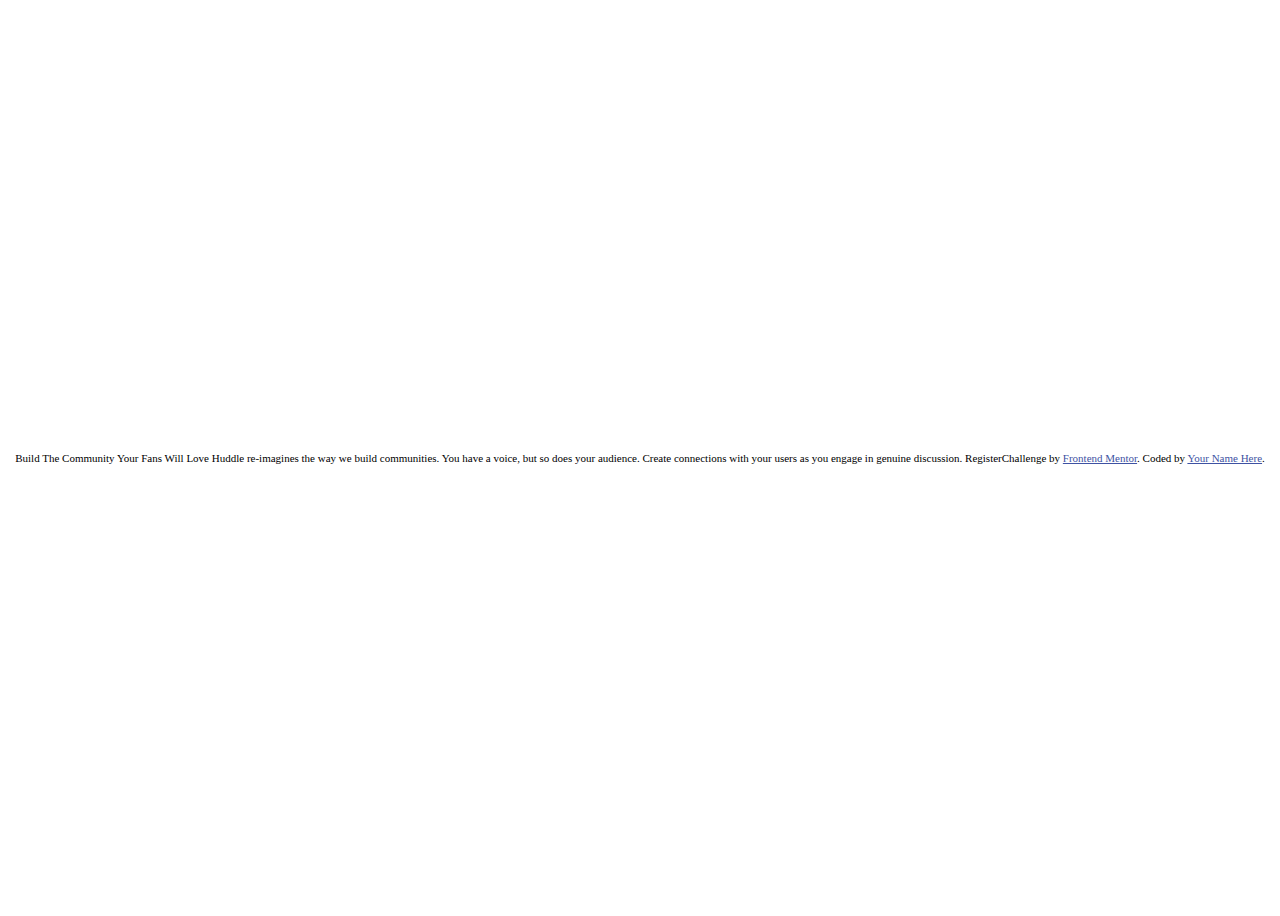
<file: huddle-landing-page-with-single-introductory-section-master/index.html>
<!DOCTYPE html>
<html lang="en">
<head>
  <meta charset="UTF-8">
  <meta name="viewport" content="width=device-width, initial-scale=1.0"> <!-- displays site properly based on user's device -->

  <link rel="icon" type="image/png" sizes="32x32" href="./images/favicon-32x32.png">
  <link rel="stylesheet" href="styles.css">
  
  <title>Frontend Mentor | Huddle landing page with single introductory section</title>

</head>
<body>

  <div>
    Build The Community Your Fans Will Love

    Huddle re-imagines the way we build communities. You have a voice, but so does your audience. 
    Create connections with your users as you engage in genuine discussion. 
  
    Register
  </div>

  <footer>
    <p class="attribution">
      Challenge by <a href="https://www.frontendmentor.io?ref=challenge" target="_blank">Frontend Mentor</a>. 
      Coded by <a href="#">Your Name Here</a>.
    </p>
  </footer>
</body>
</html>
</file>
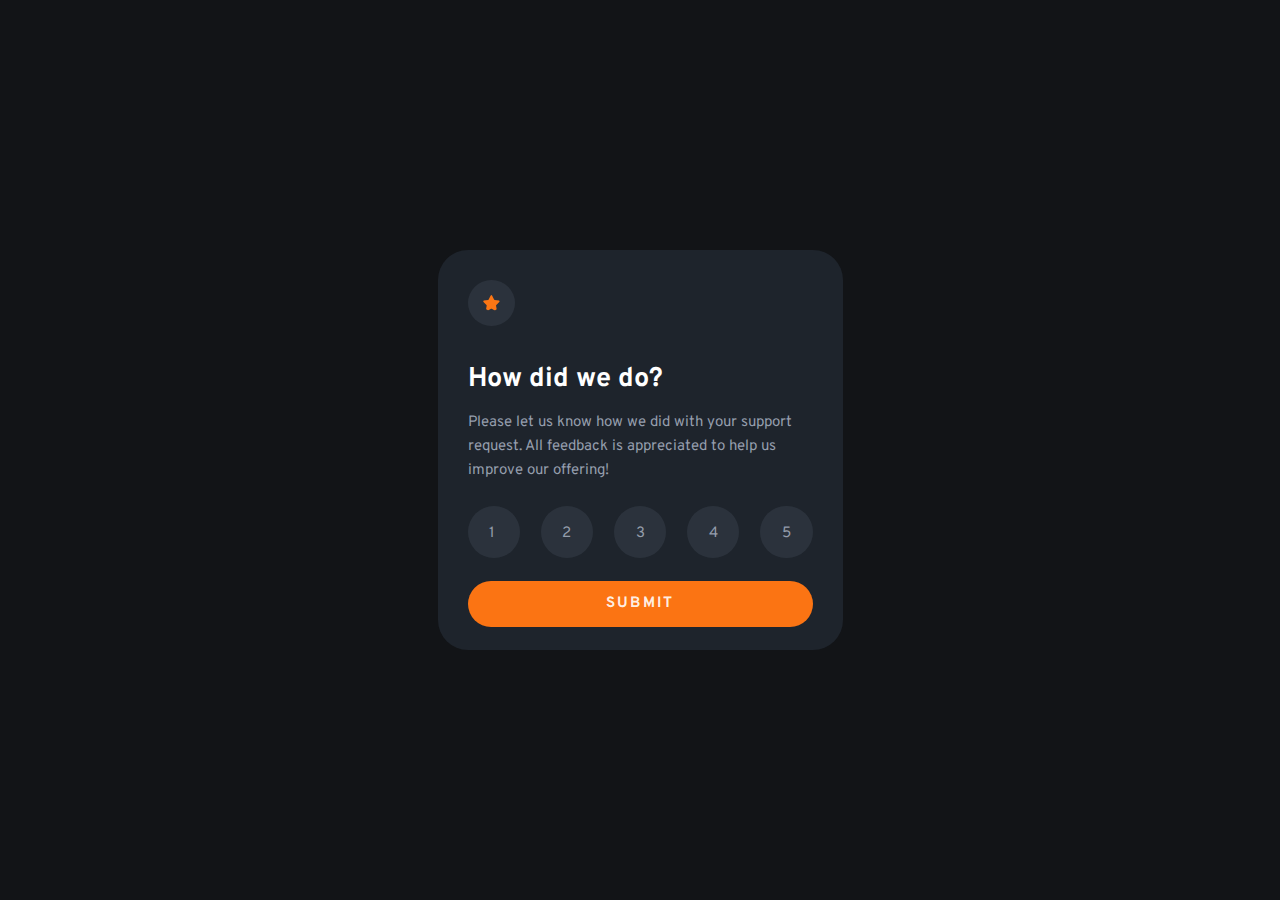
<file: interactive-rating-component-main/index.html>
<!DOCTYPE html>
<html lang="en">
<head>
  <meta charset="UTF-8">
  <meta name="viewport" content="width=device-width, initial-scale=1.0"> <!-- displays site properly based on user's device -->
  <link rel="stylesheet" href="styles.css">
  <link rel="icon" type="image/png" sizes="32x32" href="./images/favicon-32x32.png">

  <title>Frontend Mentor | Interactive rating component</title>
  <style>
    @import url('https://fonts.googleapis.com/css2?family=Overpass:wght@400;700&display=swap');
    </style>


</head>
<body>

  <!-- Rating state start -->

  <div class="before container">

    <img class="star" src="images/icon-star.svg" alt="star-icon">


    <div class="title">
      <h1>How did we do?</h1>
    </div>

    <div class="description">
      <p>
        Please let us know how we did with your support request. All feedback is appreciated 
      to help us improve our offering!
      </p>
    </div>


    <div class="buttons">
      <input type="radio" name="buttonGroup" value="1"><label>1</label>
      <input type="radio" name="buttonGroup" value="2"><label>2</label>
      <input type="radio" name="buttonGroup" value="3"><label>3</label>
      <input type="radio" name="buttonGroup" value="4"><label>4</label>
      <input type="radio" name="buttonGroup" value="5"><label>5</label>
    </div>

    <input type="submit" onclick="thankyou()" class="submit" value="Submit" />


  </div>

  <!-- Rating state end -->


    
  <div class="after container">
    
    <img src="images/illustration-thank-you.svg" class="phone" alt="phone">

  <div class="selection">
    <p>You selected <span class="rating">4</span> out of 5</p>
  </div>

  <div class="thanks">
    <h1>Thank you!</h1>
    <p>We appreciate you taking the time to give a rating. If you ever need more support, 
      don't hesitate to get in touch!</p>
  </div> 
</div>

<script src="script.js" src="http://code.jquery.com/jquery-latest.js"></script>
  
</body>
</html>
</file>
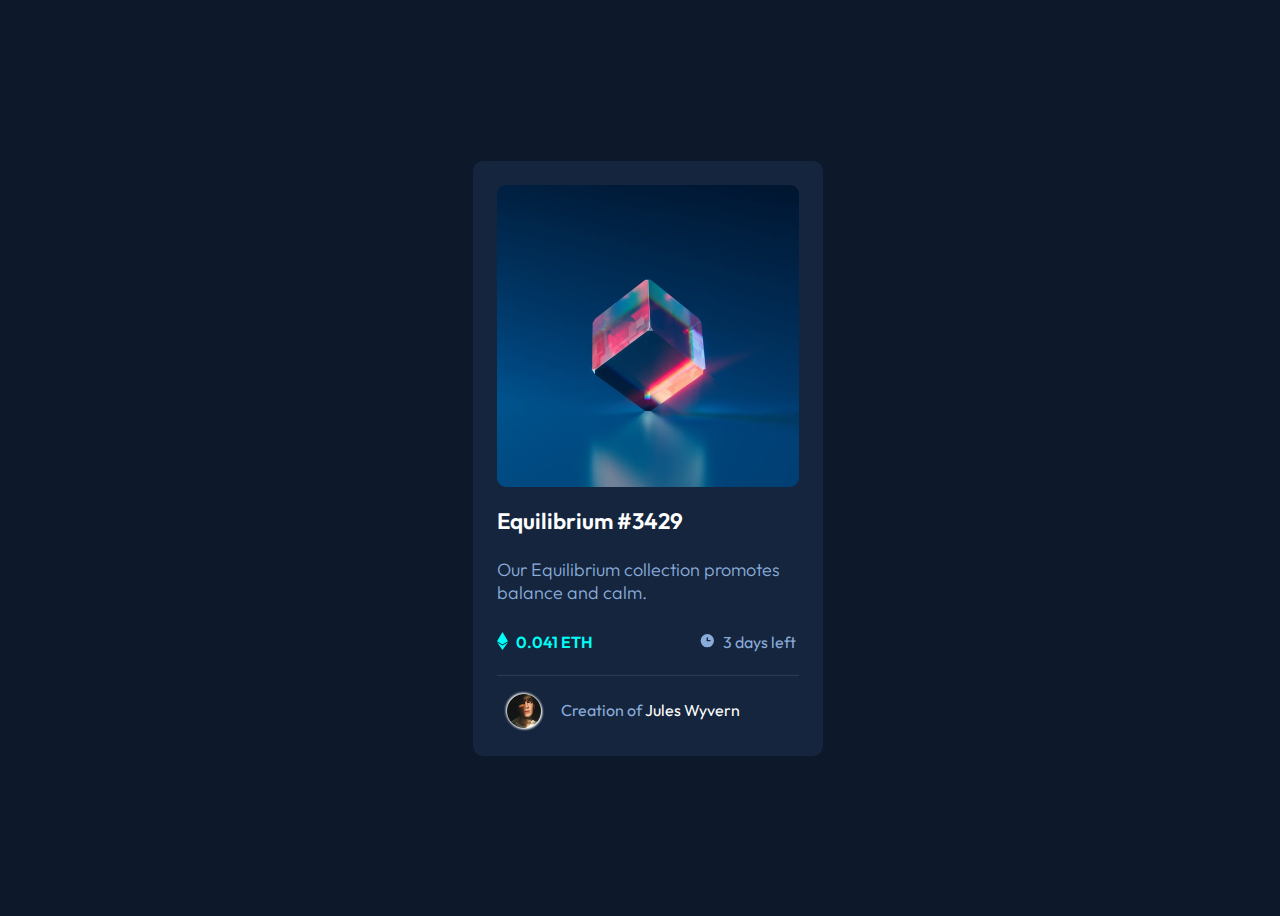
<file: nft-preview-card-component-main/index.html>
<!DOCTYPE html>
<html lang="en">
<head>
  <meta charset="UTF-8">
  <meta name="viewport" content="width=device-width, initial-scale=1.0">
  <link rel="stylesheet" href="styles.css">
  <link rel="icon" type="image/png" sizes="32x32" href="./images/favicon-32x32.png">
  <title>Frontend Mentor | NFT preview card component</title>
  <style>
    @import url('https://fonts.googleapis.com/css2?family=Outfit:wght@300;400;600&display=swap');
    </style>
</head>
<body>
  <div class="container">

    <div class="cube">
    <img src="images/image-equilibrium.jpg" alt="equilibrium-cube" class="cube-image">
      <div class="overlay">
        <div class="eye">
        <svg width="48" height="48" xmlns="http://www.w3.org/2000/svg"><g fill="none" fill-rule="evenodd"><path d="M0 0h48v48H0z"/><path d="M24 9C14 9 5.46 15.22 2 24c3.46 8.78 12 15 22 15 10.01 0 18.54-6.22 22-15-3.46-8.78-11.99-15-22-15Zm0 25c-5.52 0-10-4.48-10-10s4.48-10 10-10 10 4.48 10 10-4.48 10-10 10Zm0-16c-3.31 0-6 2.69-6 6s2.69 6 6 6 6-2.69 6-6-2.69-6-6-6Z" fill="#FFF" fill-rule="nonzero"/></g></svg>
        </div>
      </div>
    </div>

  <h1><a href="#" alt="title" class="title">Equilibrium #3429</a></h1>

  <p class="description">Our Equilibrium collection promotes balance and calm.</p>

  <div class="middle">
    <div class="eth">
      <svg class="svg-left" width="11" height="18" xmlns="http://www.w3.org/2000/svg"><path d="M11 10.216 5.5 18 0 10.216l5.5 3.263 5.5-3.262ZM5.5 0l5.496 9.169L5.5 12.43 0 9.17 5.5 0Z" fill="#00FFF8"/></svg>
      <div>0.041 ETH</div></div>

    
    <div class="clock">
      <svg class="svg-right" width="17" height="17" xmlns="http://www.w3.org/2000/svg"><path d="M8.305 2.007a6.667 6.667 0 1 0 0 13.334 6.667 6.667 0 0 0 0-13.334Zm2.667 7.334H8.305a.667.667 0 0 1-.667-.667V6.007a.667.667 0 0 1 1.334 0v2h2a.667.667 0 0 1 0 1.334Z" fill="#8BACD9"/></svg>
      <div>3 days left</div>
    </div>

  </div>
  
  <hr class="divider">

  <div class="creator">
    <div class="icon">
      <img src="images/image-avatar.png" alt="avatar">
    </div>
    <div class="link">
      <p>Creation of <a href="#" alt="author">Jules Wyvern</a></p>
    </div>
  </div>

  </div>
</body>
</html>
</file>
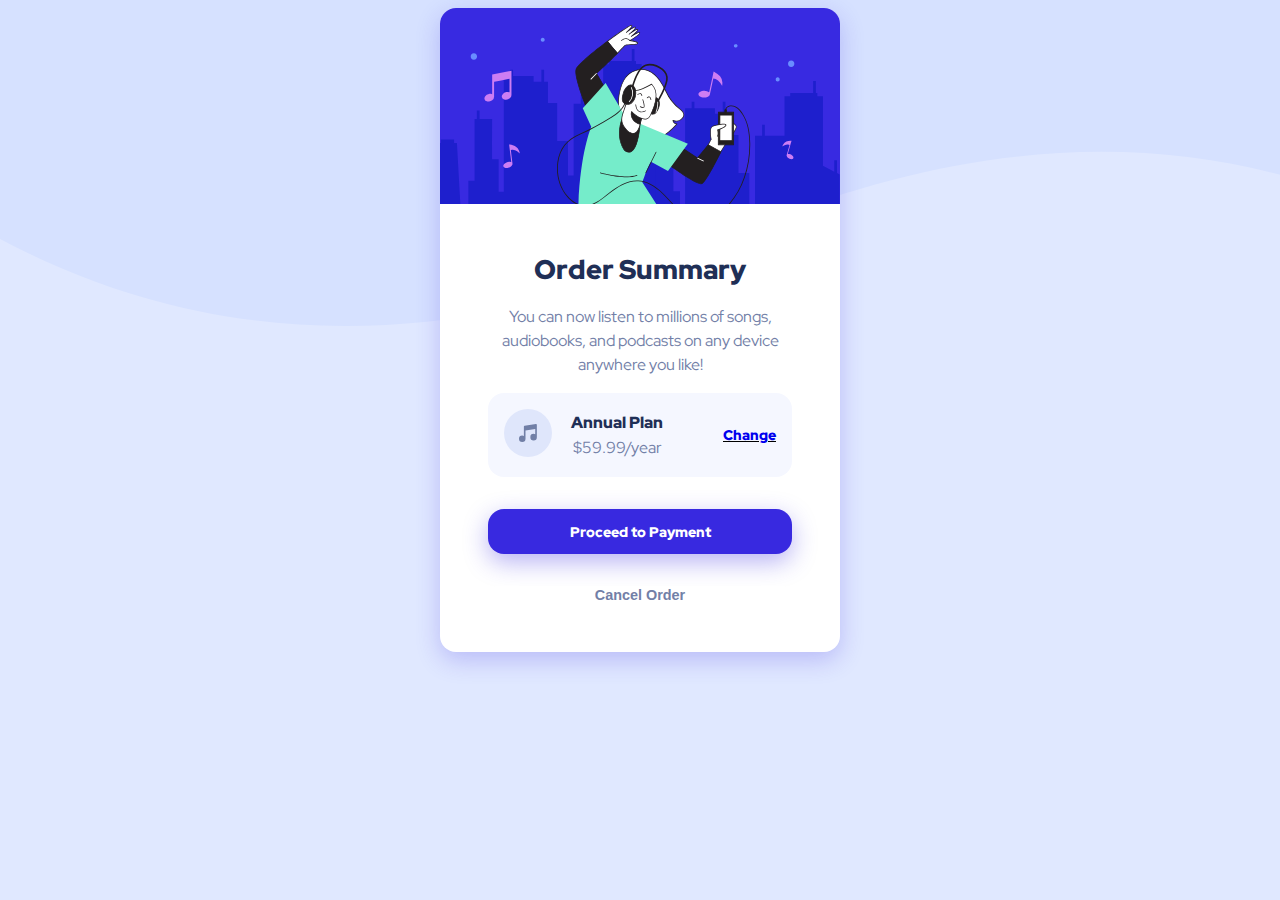
<file: order-summary-component-main/index.html>
<!DOCTYPE html>
<html lang="en">
<head>
  <meta charset="UTF-8">
  <meta name="viewport" content="width=device-width, initial-scale=1.0">
  <link rel="icon" type="image/png" sizes="32x32" href="./images/favicon-32x32.png">
  <link rel="stylesheet" href="styles.css">
  <title>Frontend Mentor | Order summary card</title>
  <style>
    @import url('https://fonts.googleapis.com/css2?family=Red+Hat+Display:wght@500;700;900&display=swap');
    </style>
  </head>
<body>
  <div class="container">

    <div class="image">
      <img src="images/illustration-hero.svg" alt="">
    </div>

    <div class="main">
      <h1>Order Summary</h1>
      <p class="description">You can now listen to millions of songs, audiobooks, and podcasts on any 
        device anywhere you like!</p>

      <div class="plan">
        <div>
          <img src="images/icon-music.svg" alt="music-note">
        </div>
        <div class="plan-text">
          <p class="annual bold">Annual Plan</p>
          <p>$59.99/year</p>
        </div>
        <div class="change">
          <a href="#">Change</a>
        </div>
      </div>
      
      <div class="buttons">
         <a class="payment" href="#">Proceed to Payment</a>
        <button class="cancel">
          <a href="#">Cancel Order</a>
        </button>  
      </div>

    </div>
  </div>
  </div>
</body>
</html>
</file>
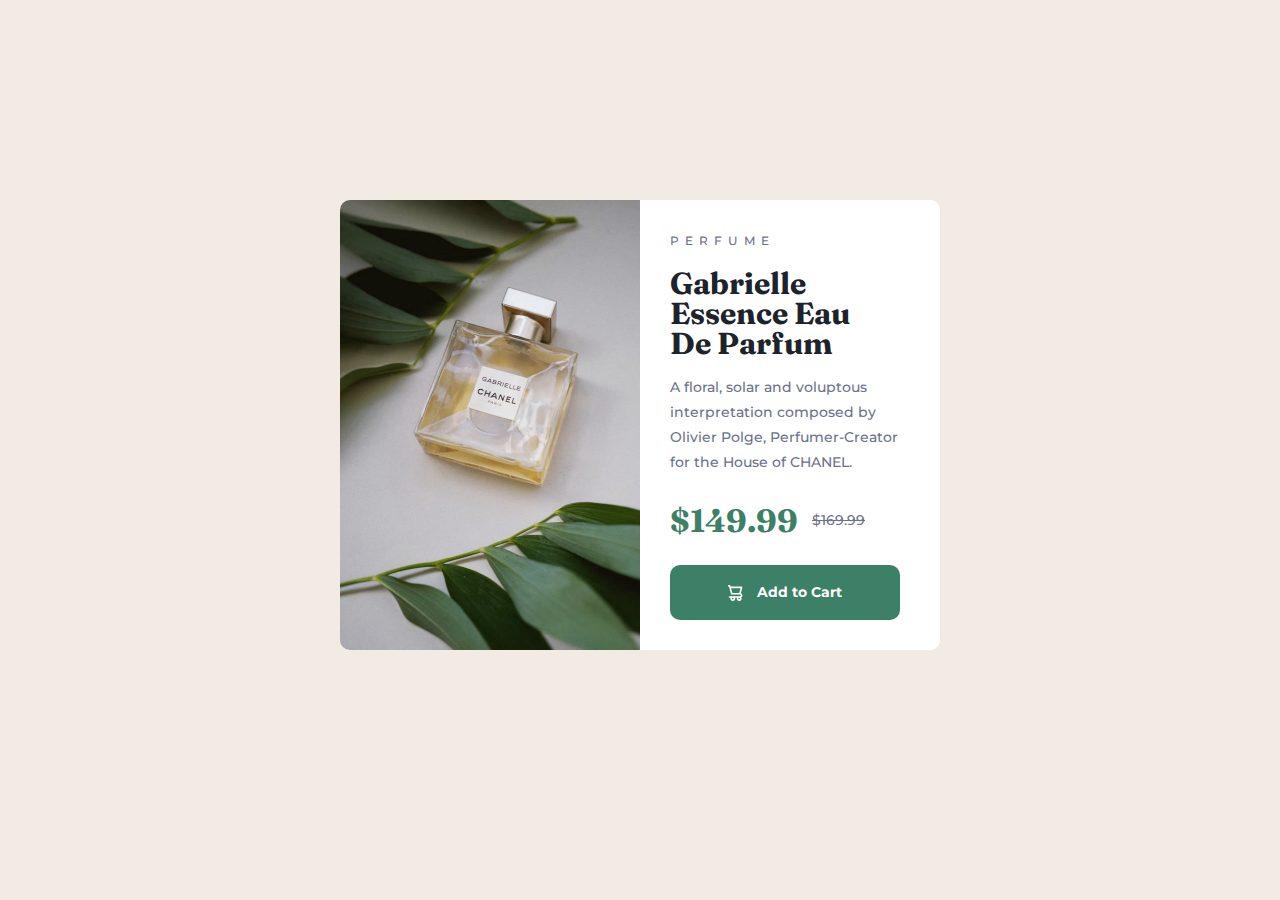
<file: product-preview-card/index.html>
<!DOCTYPE html>
<html lang="en">

<head>
    <meta charset="UTF-8">
    <meta http-equiv="X-UA-Compatible" content="IE=edge">
    <meta name="viewport" content="width=device-width, initial-scale=1.0">
    <title>Gabrielle Essence Eau De Parfum</title>
    <link rel="stylesheet" href="styles.css">

    <link rel="preconnect" href="https://fonts.googleapis.com">
    <link rel="preconnect" href="https://fonts.gstatic.com" crossorigin>
    <link href="https://fonts.googleapis.com/css2?family=Fraunces:opsz,wght@9..144,400;9..144,700&family=Montserrat:wght@400;500;700&display=swap" rel="stylesheet">

    <link rel="icon" href="images/favicon-32x32.png">
</head>

<body>
    <div class="container">
        <div class="left">
            <img src="images/image-product-desktop.jpg" alt="perfume-bottle">
        </div>
        <div class="right">
            <div class="rightinside">
            <p class="category">Perfume</p>
            <h1 class="title">Gabrielle Essence Eau De Parfum</h1>
            <p>A floral, solar and voluptous interpretation composed by Olivier Polge, Perfumer-Creator for the House of
                CHANEL.</p>
            <div class="prices">
                <p class="newprice">$149.99</p>
                <p class="oldprice">$169.99</p>
            </div>
            <button type="submit"><img src="images/icon-cart.svg" alt="carticon" class="cart">Add to Cart</button>
        </div></div>
    </div>
</body>

</html>
</file>
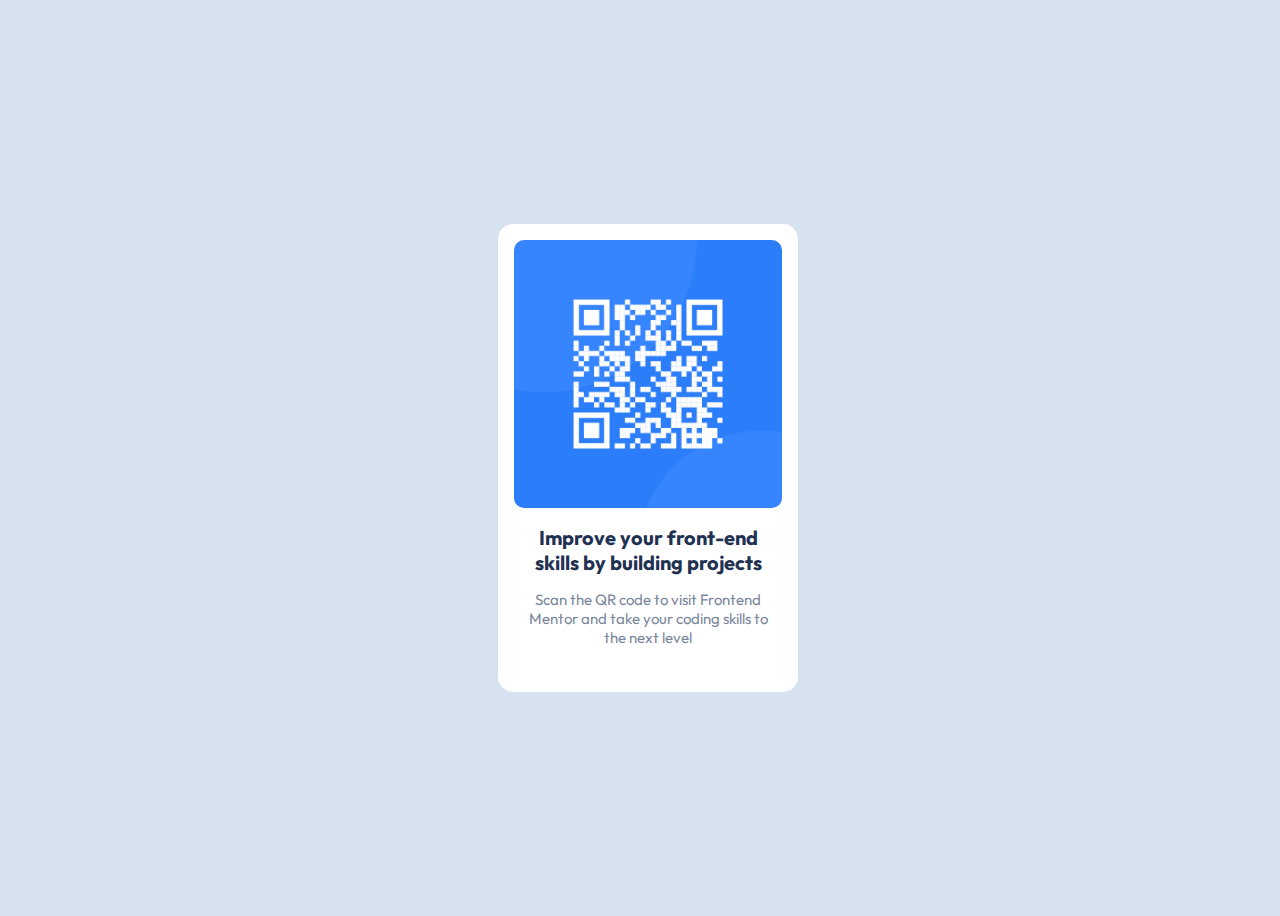
<file: qr-code-component-main/index.html>
<!DOCTYPE html>
<html lang="en">
<head>
  <meta charset="UTF-8">
  <meta name="viewport" content="width=device-width, initial-scale=1.0">
  <link rel="icon" type="image/png" sizes="32x32" href="./images/favicon-32x32.png">
  <link rel="stylesheet" href="styles.css">
  <title>Frontend Mentor | QR code component</title>
  <style>
    @import url('https://fonts.googleapis.com/css2?family=Outfit:wght@400;700&display=swap');
    </style>
</head>
<body>
  <div class="container">
  <img class="qr" src="images/image-qr-code.png" alt="QR-code">

  <h1>Improve your front-end skills by building projects</h1>

  <p>Scan the QR code to visit Frontend Mentor and take your coding skills to the next level</p>
  </div>
</body>
</html>
</file>
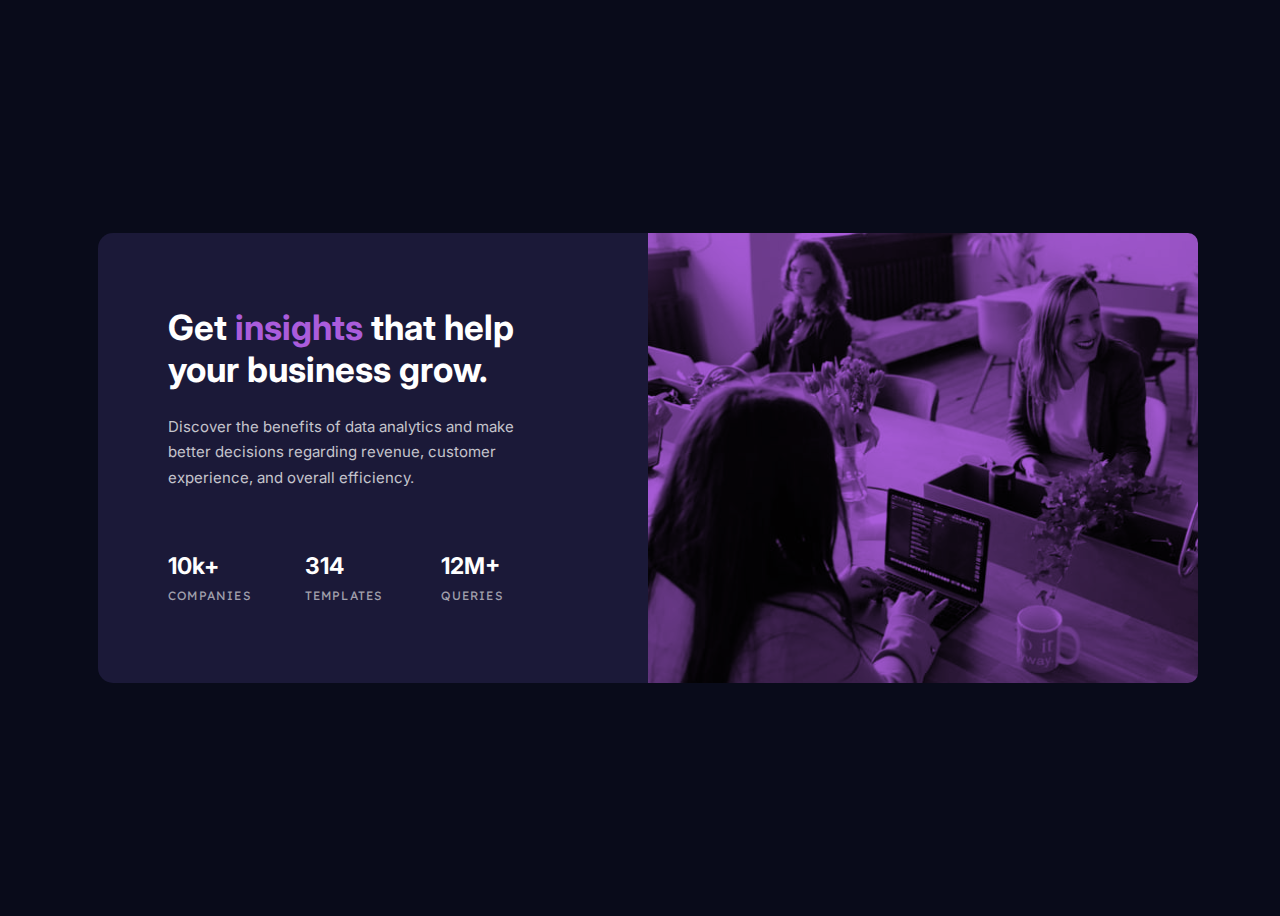
<file: stats-preview-card-component-main/index.html>
<!DOCTYPE html>
<html lang="en">
<head>
  <meta charset="UTF-8">
  <meta name="viewport" content="width=device-width, initial-scale=1.0"> <!-- displays site properly based on user's device -->
  <link rel="stylesheet" href="styles.css">
  <link rel="icon" type="image/png" sizes="32x32" href="./images/favicon-32x32.png">
  
  <title>Frontend Mentor | Stats preview card component</title>

  <style>
    @import url('https://fonts.googleapis.com/css2?family=Inter:wght@400;700&family=Lexend+Deca&display=swap');
    </style>
</head>
<body>
  <div class="container">

  <div class="information">
    <div class="description">
      <h1 class="heading">Get<span class="accent"> insights </span>that help your business grow.</h1>
      <p class="subheading">  Discover the benefits of data analytics and make better decisions regarding revenue, customer 
        experience, and overall efficiency.</p><br>
    </div>
    <div class="stats">
      <p class="stat">10k+<span class="subheading">companies</span></p>
      <p class="stat">314<span class="subheading">templates</span></p>
      <p class="stat">12M+<span class="subheading">queries</span></p>
    </div>
</div>

    <div class="image">
    </div>

  </div>

</body>
</html>
</file>
<file: huddle-landing-page-with-single-introductory-section-master/styles.css>
body {
    display: flex;
    justify-content: center;
    align-items: center;
    height: 100vh;
    font-size: 11px;
    text-align:center;
 }

 a {
    color: hsl(228, 45%, 44%);
 }
</file>
<file: interactive-rating-component-main/styles.css>
* {
    box-sizing:border-box;
    margin: 0;
    padding: 0;
    font-family: 'Overpass', sans-serif;
    font-size: 15px;
    font-weight: 400;
}

/* TEXT */

h1 {
    font-size: 1.8rem;
    font-weight: 700;
}

.title {
    margin: 2rem 0 1rem 0;
}

p {
    color: hsl(217, 12%, 63%);
    line-height: 1.6rem;
}


/* LAYOUT */

body {
    background: hsl(216, 12%, 8%);
    color: hsl(0, 0%, 100%);
    height: 100vh;
    display: flex;
    justify-content: center;
    align-items: center;
}

.container {
    background: hsl(213, 19%, 18%, 0.65);
    width: 27rem;
    height: 400px;
    border-radius: 2rem;
    padding: 2rem;
}


/* BUTTONS */

.star {
    background: hsla(216, 12%, 54%, 0.15);
    padding: 1rem;
    border-radius: 50%;
}

.buttons {
    display: flex;
    justify-content: space-between;
    margin: 1.5rem 0;
}

/* button {
    background: rgba(124, 135, 152, 0.149);
    color: rgb(148, 157, 171);
    font-weight: 400;
    border-style: none;
    border-radius: 50%;
    width: 3.5rem;
    height: 3.5rem;
    cursor: pointer;
} */

input[type='radio'][name='buttonGroup'] {
     display:none;
    }

label {
  padding:1.2rem 1.1rem 1.1rem 1.45rem; 
  color: rgb(148, 157, 171);
  border-radius:50%;
  background:rgba(124, 135, 152, 0.149);
  width: 3.5rem;
  height: 3.5rem;
  cursor: pointer;
}

.submit {
    text-transform: uppercase;
    background: rgb(251, 116, 19);
    color: rgba(255, 255, 255, 0.9);
    font-size: 1rem;
    font-weight: 700;
    letter-spacing: 0.15rem;
    border-radius: 2rem;
    border: 0;
    padding: 0.9rem;
    width: 100%;
    cursor: pointer;
}

/* RATING */
.before {
    display: block;
}

/* THANK YOU */

.after {
    display: none;
    flex-direction: column;
    align-items: center;
    padding: 2.2rem;
}

.phone {
    width: 50%;
    padding: 1rem;
}

.selection > p {
    color: rgb(251, 116, 19);
    padding: 0.4rem 1rem;
    margin: auto 0;
    height: 2.2rem;
}

.selection {
    background: hsl(213, 19%, 18%);
    border-radius: 2rem;
    margin: 1rem;
}

.thanks {
    text-align: center;
}
.thanks > h1 {
    margin: 1rem;
}


/* ACTIVE STATES */

.submit:hover {
    background: white;
    color: hsl(25, 97%, 53%);
}

button:hover,
label:hover {
    background: hsl(25, 97%, 53%);
    color: white;
    font-weight: 700;
}


/* MEDIA QUERIES */

@media(max-width: 375px) {
    
    body {
        padding: 1rem;
    }

    }
</file>
<file: nft-preview-card-component-main/styles.css>
* {
    box-sizing: border-box;
    width: 100%;
 }


/* LAYOUT */

 body {
    display: flex;
    justify-content: center;
    align-items: center;
    height: 100vh;
    font-family: 'Outfit', sans-serif;
    color: white;
    background: hsl(217, 54%, 11%);
 }

 .container {
    background: hsl(216, 50%, 16%);
    width: 350px;
    padding: 1.5rem 1.5rem 3rem 1.5rem;
    border-radius: 10px;
    
 }
 

  /* FONTS */

  a {
    text-decoration: none;
    color: white;
 }

 a:hover {
    color: hsl(178, 100%, 50%);
 }

 h1 {
    font-size: 1.4rem;
    font-weight: 600;
    padding: 5px 0;
 }

 p {
    color: hsl(215, 51%, 70%);
    font-weight: 300;
    font-size: 16px;
 }

 .description {
    font-size: 18px;
 }

 .eth {
    color: hsl(178, 100%, 50%);
    font-size: 16px;
    font-weight: 600;
 }

 .link > p {
    font-size: 16px;
    font-weight: 400;
 }

 .clock {
    color: hsl(215, 51%, 70%);
 }


 /* CUBE */
 .cube {
    position: relative;
 }

 .cube-image {
    border-radius: 9px;
    display: block;
    width: 100%;
    height: auto;
 }

 .overlay {
    position: absolute;
    top: 0;
    bottom: 0;
    left: 0;
    right: 0;
    opacity: 0;
    height: 100%;
    width: 100%;
    transition: .3s ease;
    background-color: hsla(178, 100%, 50%, 0.5);
    border-radius: 9px;    
 }

 .cube:hover .overlay {
    opacity: 1;
 }
 
 .eye {
   display: flex;
   position: absolute;
   height: 100%;
   width: 50%;
   left: 42%;
   align-items: center;
 }



 /* GEM AND TIME */

 .middle {
    display: flex;
    justify-content:space-between;
    align-items: center;
    padding: 10px 0;
 }

 .clock,
 .eth {
    display: flex;  
    width: 100px;
 }

 .svg-right,
 .svg-left {
    display: inline-block;
    height: 1.5em;
    width: 1.5em;
    vertical-align: middle;
 }

 .clock > div {
    margin-right: -30px;
 }


 /* DIVIDER */

 .divider {
    border-top: 1px solid hsl(215, 32%, 27%);
    opacity: 0.1;
 }



 /* CREATOR */

 .creator {
    display: flex;
    height: 20px;
    margin: auto 0;
    align-content: center;
    justify-content: center;
    padding-bottom: 1.5rem;
 }

 .icon {
    width: 18%;
    object-fit: cover;
 }

 .icon > img {
    -webkit-filter: drop-shadow(1px 1px 1px white)
    drop-shadow(-1px -1px 1px white);
    filter: drop-shadow(1px 1px 1px white) 
    drop-shadow(-1px -1px -1px white);
    padding: 10px;
 }

 .link {
    flex: 1;
    padding-left: 10px;
 }
</file>
<file: order-summary-component-main/styles.css>
* {
    box-sizing: border-box;
}

body {
    background-color: hsl(225, 100%, 94%);
    display: flex;
    justify-content: center;
    font-family: 'Red Hat Display', sans-serif;
    padding: 1rem;
}

.bold {
    font-weight: 900;
}

.plan-text .bold,
h1 {
    color: hsl(223, 47%, 23%);
}

p {
    color: hsl(224, 23%, 55%);
}

.change {
    text-decoration: underline;
}

.container {
    background: white;
    text-align: center;
    border-radius: 1rem; 
    box-shadow: 0 0.5rem 1.5rem hsla(245, 75%, 52%, 0.233);
}

img {
    width: 100%;
    border-radius: 1rem 1rem 0 0;
}

.main {
    padding: 1.5rem 1.5rem 0 1.5rem;
}

h1 {
    font-weight: 900;
    font-size: 1.5rem;
}

.description {
    padding: 0 0.9rem;
    line-height: 1.5rem;
}

.plan {
    background: hsl(225, 100%, 98%);
    border-radius: 1rem;
    display: flex;
    justify-content: space-between;
    align-items: center;
    padding: 1rem;
    font-size: 0.9rem;
}

.plan-text {
    margin-right: auto;
    padding-left: 1.5rem;
}

.plan-text > p {
    margin: 0.2rem auto;
    font-size: 0.85rem;
}

.buttons {
    display: flex;
    flex-direction: column;
    padding: 2rem 0;
    gap: 1rem;
}

button,
.payment {
    border-style: none;
    font-size: 0.9rem;
    border-radius: 1rem;
}

.payment {
    box-shadow: 0 0.5rem 1.5rem hsla(245, 75%, 52%, 0.356);
    background: hsl(245, 75%, 52%);
    color: white;
    width: 100%;
    padding: 0.8rem;
}

a {
    font-weight: 900;
    text-decoration: none;
    width: 100%;
    height: 100%;
}

.cancel {
    background: white;
    margin: 1rem 0;
}

.cancel > a {
    color: hsl(224, 23%, 55%);

}

@media(max-width: 450px) {

    body {
        background-image: url(images/pattern-background-mobile.svg);
        background-repeat: no-repeat;
        background-size: contain;
}
}

@media(min-width: 450px) {
    
    body {
        background-image: url(images/pattern-background-desktop.svg);
        background-position: 0% -50%;
        background-repeat: no-repeat;
        background-size: auto;
        align-items: center;
        padding: 0;
    }

    .main {
        padding: 1.5rem 3rem 0 3rem;
    }

    .container {
        width: 400px;
        margin: 0 2em;
    }

    h1 {
        font-size: 1.7rem;
    }
    .description {
        padding: 0 0.3rem;
        }

    .plan-text {
       margin-right: auto;
       padding-left: 1.2rem;
        }

    .plan-text > p {
        margin: 0.2rem auto;
        font-size: 1rem;
        }

    .payment:hover {
        background: hsla(245, 75%, 52%, 0.753);
    }

    .cancel > a:hover {
        color:hsl(223, 47%, 23%);
    }

    .change > a:hover {
        color: hsl(224, 23%, 55%)
    }

    
}



@media(min-width: 1440px) {
    * {
        font-size: 1.1rem;
    }

    body {
        background-image: url(images/pattern-background-desktop.svg);
        background-size: contain;
    }

    .container {
        width: 750px;
    }

    
}
</file>
<file: product-preview-card/styles.css>
* {
    background-color: hsl(30, 38%, 92%);
    color: hsl(228, 12%, 48%);
    margin: 0;
    padding: 0;
    font-family: 'Montserrat', sans-serif;
    font-size: 100%;
    font: inherit;
    box-sizing: border-box;
}

/* FONTS */

.category {
    background-color: hsl(0, 0%, 100%);
    font-size: 12px;
    letter-spacing: 0.5em;
    text-transform: uppercase;
}

h1 {
    font-family: 'Fraunces', sans-serif;
    color: hsl(212, 21%, 14%);
    background-color: hsl(0, 0%, 100%);
    font-weight: 700;
    font-size: 1.9em;
    max-width: 200px;
    line-height: 1;
    padding: 16px 0;

}

p, button {
    font-family: 'Montserrat', sans-serif;
    font-weight: 500;
    font-size: 14px;
    line-height: 1.8;
    font-stretch: expanded;
    background-color: hsl(0, 0%, 100%);

}
  
.prices {
    display: flex;
    gap: 14px;
    padding: 16px 0;
    background-color: hsl(0, 0%, 100%);
}

.oldprice {
    text-decoration: line-through;
    margin: auto 0;
}

.newprice {
    font-family: 'Fraunces', sans-serif;
    font-size: 32px;
    font-weight: 700;
    color: hsl(158, 36%, 37%);
}

button {
    display: flex;
    gap: 1em;
    padding: 1em 4em;
    color: white;
    background-color: hsl(158, 36%, 37%);
    font-weight: 700;
    font-size: 0.9em;
    border-radius: 10px;
    border-style: none;
    cursor: pointer;
}

button:hover {
    background-color: hsl(158, 37%, 20%);
}
button:hover .cart {
    background-color: hsl(158, 37%, 20%);
}

.cart {
    margin: auto 0;
    background-color: hsl(158, 36%, 37%);
}


/* LAYOUT */

.container {
    height: 500px;
    display: flex;
    align-content: center;
    justify-content: center;
}

/* LEFT SIDE - PHOTO */
.left img {
    width: 300px;
    height: 450px;
    border-radius: 10px 0 0 10px;
    margin-top: 200px;
}

/* RIGHT SIDE - DESCRIPTION */
.right {
    width: 300px;
    height: 450px;
    background: white;
    margin-top: 200px;   
    border-radius: 0 10px 10px 0;
    overflow: hidden;
}

.rightinside {
    background: white;
    padding: 30px;
}

/* MOBILE */

@media(max-width: 600px) {
    .container {
        display: block;
        width: 350px;
        height: 660px;
        margin: 30px auto;
    }

    .left img {
        width: 350px;
        height: 250px;
        object-fit: cover;
        margin: 0;
        border-radius: 10px 10px 0 0;
    }

    .right {
        width: 350px;
        height: 410px;
        margin-top: -10px;
        border-radius: 0 0 10px 10px;
    }

    .rightinside {
        padding: 27px;
    }

    h1 {
        max-width: 300px;
        font-size: 2em;
    }

    .prices {
        padding: 10px 0;
    }

    button {
        width: 300px;
        justify-content: center;
    }
}
</file>
<file: qr-code-component-main/styles.css>
/* 
The designs were created to the following widths:

- Mobile: 375px
- Desktop: 1440px

 */

 * {
    box-sizing: border-box;
    width: 100%;
    font-family: 'Outfit', sans-serif;
    background: hsl(212, 45%, 89%);
 }

 body {
    display: flex;
    justify-content: center;
    align-items: center;
    height: 100vh;
 }

 .container > * {
    background: white;
    text-align: center;

 }

 .container {
    width: 300px;
    padding: 16px 16px 30px 16px;
    background: white;
    justify-items: center;
    border-radius: 15px;
 }

.qr {
    border-radius: 10px;
 }

 h1 {
    font-size: 20px;
    font-weight: 700;
    color: hsl(218, 44%, 22%);
    padding: 0 10px;
 }

 p {
    font-size: 15px;
    color: hsl(220, 15%, 55%);
    padding: 0 10px;
 }
</file>
<file: stats-preview-card-component-main/styles.css>
* {
    box-sizing: border-box;
	width: 100%;
    font-family: 'Inter', sans-serif;
    font-size: 15px;
}


/* LAYOUT */

body {
    background: hsl(233, 47%, 7%);
    display: flex;
    justify-content: center;
    height: 100vh;
}

.container {
    width: 1100px;
    height: 450px;
    background: hsl(244, 38%, 16%);
    border-radius: 15px;
    display: flex;
    
}

.information {
    max-width: 550px;
    padding: 50px 70px;
}


.description {
    width: 380px;
}

.stats {
    display: grid;
    grid-template-columns: repeat(3, 1fr);
}

.stats > p {
    display: flex;
    flex-direction: column;
}

.stat .subheading {
    padding: 10px 0;
}


.image {
    background-size: cover;
    background-image: url('images/image-header-desktop.jpg');
    background-color: hsl(277, 64%, 61%);
    background-blend-mode: multiply;
    height: 450px;
    width: 550px;
    border-radius: 0 10px 10px 0;
}



/* FONTS */

h1, .accent {
    color: white;
    font-size: 35px;
    font-weight: 700;
}

.accent {
    color: hsl(277, 64%, 61%);
}

p {
    color: hsla(0, 0%, 100%, 0.75);
    line-height:1.7;
}

.stat {
    font-size: 23px;
    font-weight: 700;
    color: white;
}

.stats .subheading {
    font-family: 'Lexend Deca', sans-serif;
    text-transform: uppercase;
    letter-spacing: 0.1em;
    font-size: 12px;
    font-weight: 400;
    color: hsla(0, 0%, 100%, 0.6);
    margin-top: -10px;
}

@media(min-width: 900px) {
    .container {
    align-self: center;
    }
}


@media(max-width: 900px) {

    .container {
        margin-top: 80px;
        width: 330px;
        display: grid;
        grid-template-columns: 1fr;
    }

    .information {
        padding: 10px 30px;
        order: 2;
        justify-content: center;
        background: hsl(244, 38%, 16%);
        border-radius: 10px;
    }

    .description {
        width: 270px;
        text-align: center;
    }
    

    .heading, .accent {
        font-size: 28px;
    }

    .stats {
        display: grid;
        grid-template-columns: 1fr;
        align-items: center;
    }

    .stat {
        text-align: center;
        margin: 10px auto 0 auto;
    }

    
    .image {
        order: 1;
        background-size: cover;
        background-image: url('images/image-header-mobile.jpg');
        background-color: hsl(277, 64%, 61%);
        background-blend-mode:multiply;
        width: 100%;
        height: 250px;
        border-radius: 10px 10px 0 0;
    }
    }
</file>
